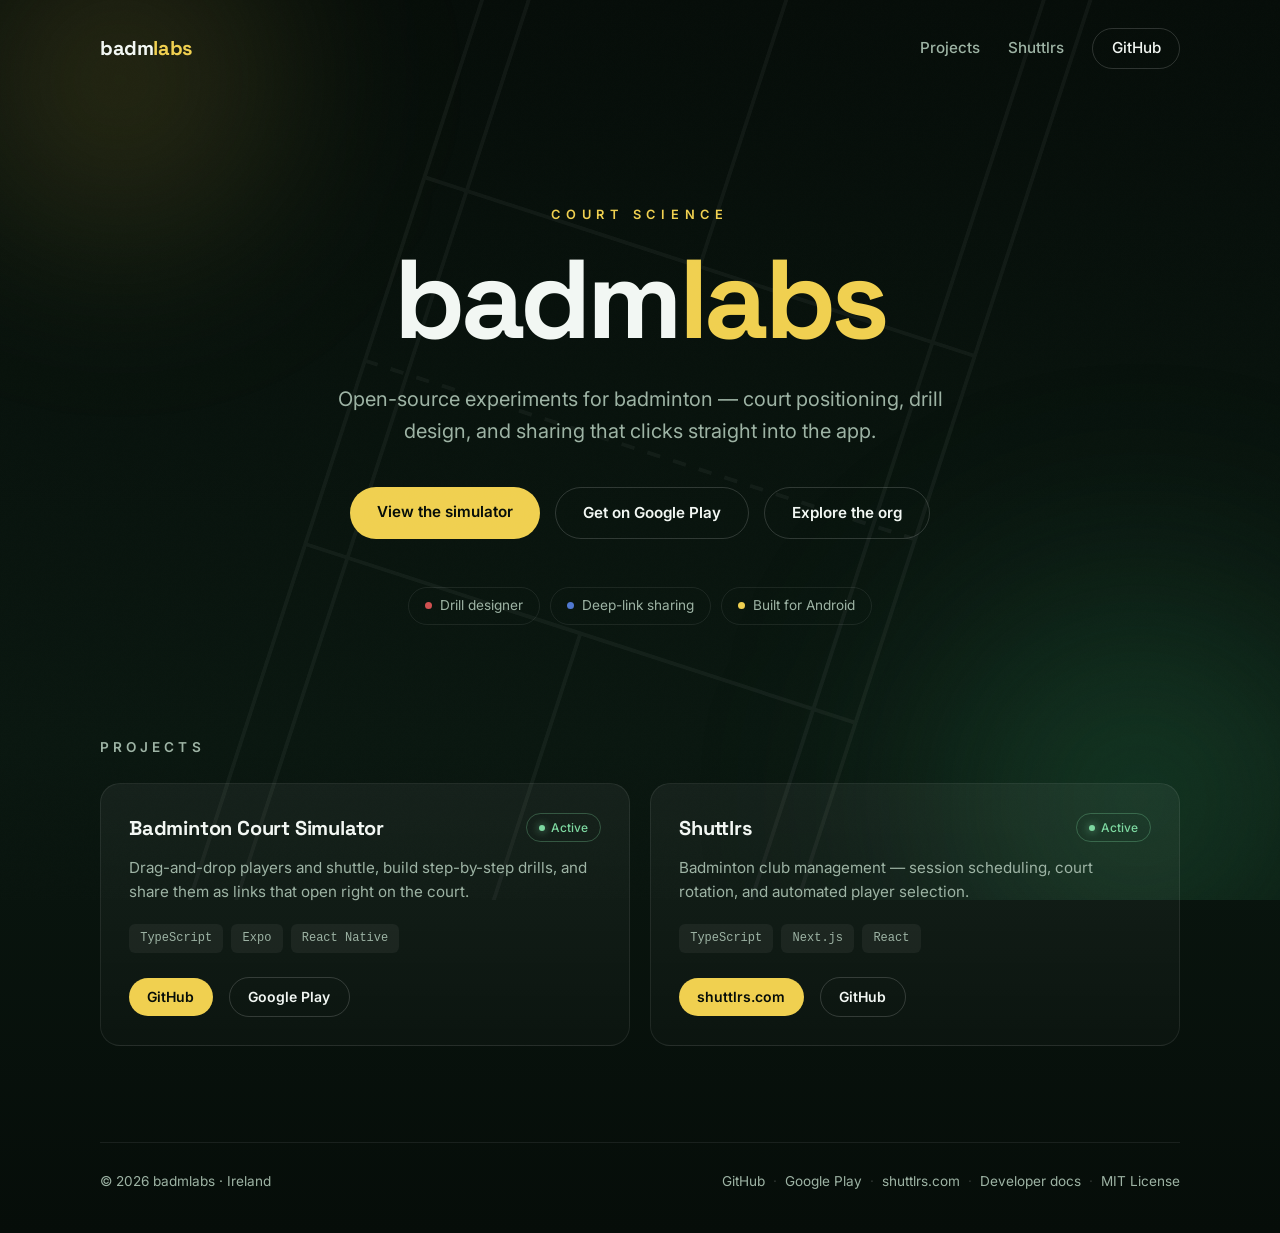
<file: index.html>
<!DOCTYPE html>
<html lang="en">
<head>
  <meta charset="utf-8" />
  <meta name="viewport" content="width=device-width, initial-scale=1" />
  <meta name="google-site-verification" content="FqyOrl8L0NHYWRyqiwEHX_JfM_dKxm-RiuSC3_--ofI" />
  <meta name="description" content="badmlabs — court science. Open-source tools for badminton drills, positioning, and analysis." />
  <meta name="theme-color" content="#060d09" />
  <meta property="og:title" content="badmlabs — Court Science" />
  <meta property="og:description" content="Open-source tools for badminton drills, positioning, and analysis." />
  <meta property="og:image" content="https://badmlabs.github.io/assets/badmlabs-wordmark.png" />
  <title>badmlabs — Court Science</title>
  <link rel="icon" href="data:image/svg+xml,%3Csvg xmlns='http://www.w3.org/2000/svg' viewBox='0 0 100 100'%3E%3Crect width='100' height='100' rx='24' fill='%230b1f13'/%3E%3Ctext x='50' y='70' font-family='Arial, sans-serif' font-weight='700' font-size='58' fill='%23f0d050' text-anchor='middle'%3Eb%3C/text%3E%3C/svg%3E" />
  <link rel="preconnect" href="https://fonts.googleapis.com" />
  <link rel="preconnect" href="https://fonts.gstatic.com" crossorigin />
  <link href="https://fonts.googleapis.com/css2?family=Space+Grotesk:wght@500;700&family=Inter:wght@400;500;600&display=swap" rel="stylesheet" />
  <link rel="stylesheet" href="styles.css" />
</head>
<body>
  <div class="backdrop" aria-hidden="true">
    <div class="orb orb-gold"></div>
    <div class="orb orb-green"></div>
    <svg class="court" viewBox="0 0 320 700" fill="none" stroke="currentColor" stroke-width="2">
      <rect x="10" y="10" width="300" height="680" />
      <line x1="33" y1="10" x2="33" y2="690" />
      <line x1="287" y1="10" x2="287" y2="690" />
      <line x1="10" y1="350" x2="310" y2="350" stroke-dasharray="7 7" />
      <line x1="10" y1="250" x2="310" y2="250" />
      <line x1="10" y1="450" x2="310" y2="450" />
      <line x1="10" y1="48" x2="310" y2="48" />
      <line x1="10" y1="652" x2="310" y2="652" />
      <line x1="160" y1="10" x2="160" y2="250" />
      <line x1="160" y1="450" x2="160" y2="690" />
    </svg>
  </div>

  <header class="nav">
    <a class="brand" href="/">badm<span>labs</span></a>
    <nav class="nav-links" aria-label="Primary">
      <a href="#projects">Projects</a>
      <a href="https://shuttlrs.com">Shuttlrs</a>
      <a class="nav-cta" href="https://github.com/badmlabs">GitHub</a>
    </nav>
  </header>

  <main>
    <section class="hero">
      <p class="eyebrow">Court Science</p>
      <h1 class="title">badm<span class="accent">labs</span></h1>
      <p class="lead">
        Open-source experiments for badminton — court positioning, drill
        design, and sharing that clicks straight into the app.
      </p>
      <div class="cta-row">
        <a class="btn btn-primary" href="https://github.com/badmlabs/badminton-court-simulator">View the simulator</a>
        <a class="btn btn-ghost" href="https://play.google.com/store/apps/details?id=com.haritabhgupta.badmintoncourtsimulator">Get on Google Play</a>
        <a class="btn btn-ghost" href="https://github.com/badmlabs">Explore the org</a>
      </div>
      <ul class="chips">
        <li><span class="dot dot-red"></span>Drill designer</li>
        <li><span class="dot dot-blue"></span>Deep-link sharing</li>
        <li><span class="dot dot-gold"></span>Built for Android</li>
      </ul>
    </section>

    <section class="projects" id="projects" aria-labelledby="projects-heading">
      <h2 id="projects-heading" class="section-title">Projects</h2>
      <div class="grid">
        <article class="card">
          <div class="card-top">
            <h3>
              <a href="https://github.com/badmlabs/badminton-court-simulator">Badminton Court Simulator</a>
            </h3>
            <span class="status">Active</span>
          </div>
          <p>
            Drag-and-drop players and shuttle, build step-by-step drills, and
            share them as links that open right on the court.
          </p>
          <ul class="tags">
            <li>TypeScript</li>
            <li>Expo</li>
            <li>React Native</li>
          </ul>
          <div class="card-links">
            <a class="btn btn-small btn-primary" href="https://github.com/badmlabs/badminton-court-simulator">GitHub</a>
            <a class="btn btn-small btn-ghost" href="https://play.google.com/store/apps/details?id=com.haritabhgupta.badmintoncourtsimulator">Google Play</a>
          </div>
        </article>

        <article class="card">
          <div class="card-top">
            <h3>
              <a href="https://github.com/badmlabs/shuttlrs">Shuttlrs</a>
            </h3>
            <span class="status">Active</span>
          </div>
          <p>
            Badminton club management — session scheduling, court rotation,
            and automated player selection.
          </p>
          <ul class="tags">
            <li>TypeScript</li>
            <li>Next.js</li>
            <li>React</li>
          </ul>
          <div class="card-links">
            <a class="btn btn-small btn-primary" href="https://shuttlrs.com">shuttlrs.com</a>
            <a class="btn btn-small btn-ghost" href="https://github.com/badmlabs/shuttlrs">GitHub</a>
          </div>
        </article>
      </div>
    </section>
  </main>

  <footer class="footer">
    <p>© 2026 badmlabs · Ireland</p>
    <p class="footer-links">
      <a href="https://github.com/badmlabs">GitHub</a>
      <span aria-hidden="true">·</span>
      <a href="https://play.google.com/store/apps/details?id=com.haritabhgupta.badmintoncourtsimulator">Google Play</a>
      <span aria-hidden="true">·</span>
      <a href="https://shuttlrs.com">shuttlrs.com</a>
      <span aria-hidden="true">·</span>
      <a href="https://github.com/badmlabs/badmlabs.github.io/blob/main/DOCS.md">Developer docs</a>
      <span aria-hidden="true">·</span>
      MIT License
    </p>
  </footer>
</body>
</html>
</file>
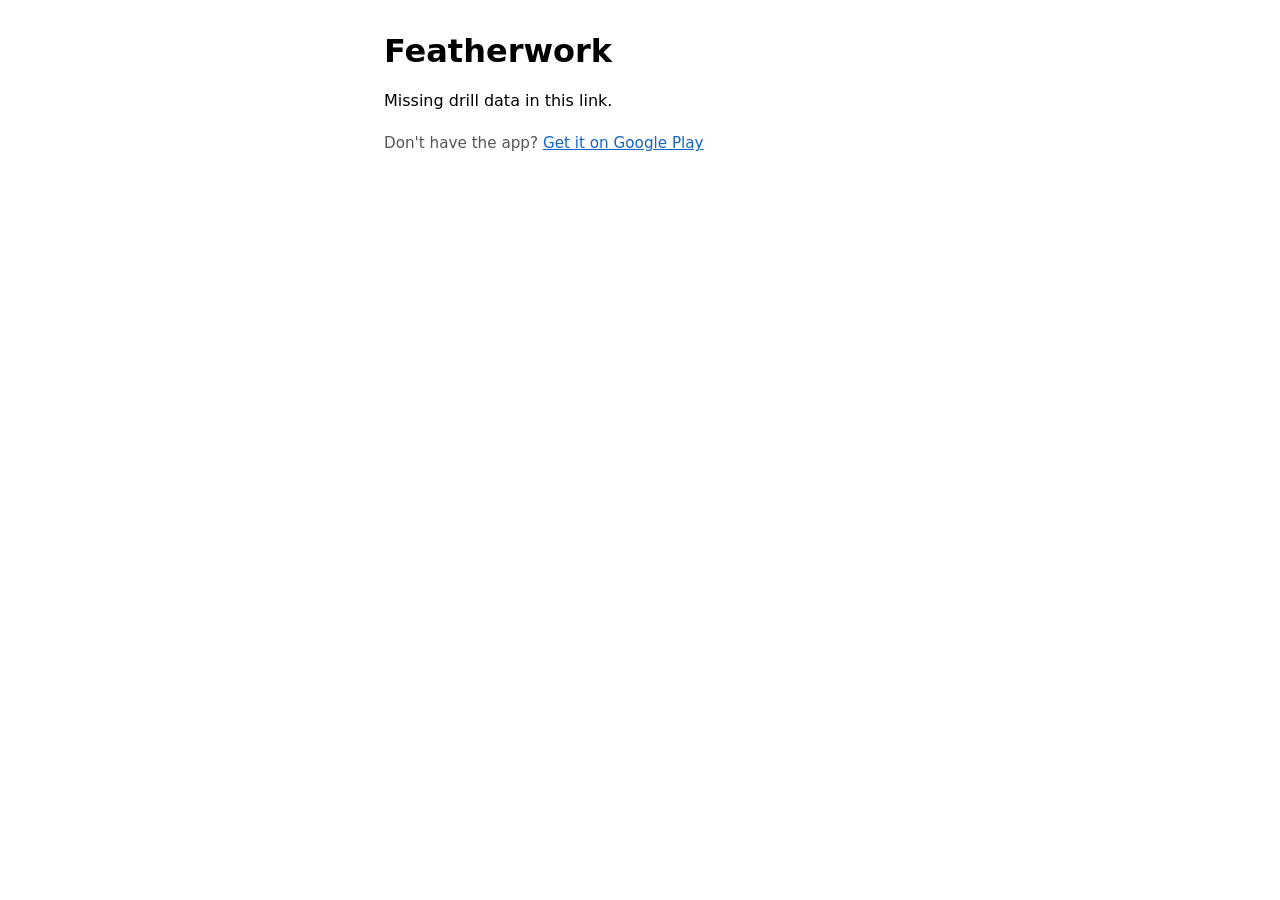
<file: court/import/index.html>
<!DOCTYPE html>
<html lang="en">
<head>
  <meta charset="utf-8" />
  <meta name="viewport" content="width=device-width, initial-scale=1" />
  <title>Open Badminton Drill</title>
  <style>
    body { font-family: system-ui, sans-serif; max-width: 32rem; margin: 2rem auto; padding: 0 1rem; }
    a { color: #1565c0; }
    .store-fallback { margin-top: 1.5rem; color: #555; font-size: 0.95rem; }
  </style>
</head>
<body>
  <h1>Featherwork</h1>
  <p id="status">Opening app…</p>
  <p><a id="fallback" href="#">Tap here if the app did not open</a></p>
  <p class="store-fallback">
    Don't have the app?
    <a id="store" href="https://play.google.com/store/apps/details?id=com.haritabhgupta.badmintoncourtsimulator">
      Get it on Google Play
    </a>
  </p>
  <script>
    const params = new URLSearchParams(location.search);
    const d = params.get('d');
    const PLAY_URL =
      'https://play.google.com/store/apps/details?id=com.haritabhgupta.badmintoncourtsimulator';
    document.getElementById('store').href = PLAY_URL;
    if (!d) {
      document.getElementById('status').textContent = 'Missing drill data in this link.';
      document.getElementById('fallback').style.display = 'none';
    } else {
      const payload = 'import?d=' + encodeURIComponent(d);
      const schemeLink = 'badminton-court-simulator://' + payload;
      // Chrome/Android: opens the app when installed, otherwise navigates to
      // the fallback URL (the Play listing) by itself.
      const intentLink =
        'intent://' + payload +
        '#Intent;scheme=badminton-court-simulator' +
        ';package=com.haritabhgupta.badmintoncourtsimulator' +
        ';S.browser_fallback_url=' + encodeURIComponent(PLAY_URL) + ';end';
      document.getElementById('fallback').href = schemeLink;

      // If the app opened, this tab loses visibility — cancel the store bounce.
      let leftPage = false;
      const markLeft = () => { leftPage = true; };
      document.addEventListener('visibilitychange', () => { if (document.hidden) markLeft(); });
      window.addEventListener('pagehide', markLeft);
      window.addEventListener('blur', markLeft);

      const isAndroid = /android/i.test(navigator.userAgent);
      location.replace(isAndroid ? intentLink : schemeLink);
      if (isAndroid) {
        // Safety net for browsers that ignore intent:// (e.g. Firefox).
        setTimeout(() => {
          if (!leftPage && !document.hidden) location.replace(PLAY_URL);
        }, 2000);
      }
    }
  </script>
</body>
</html>
</file>
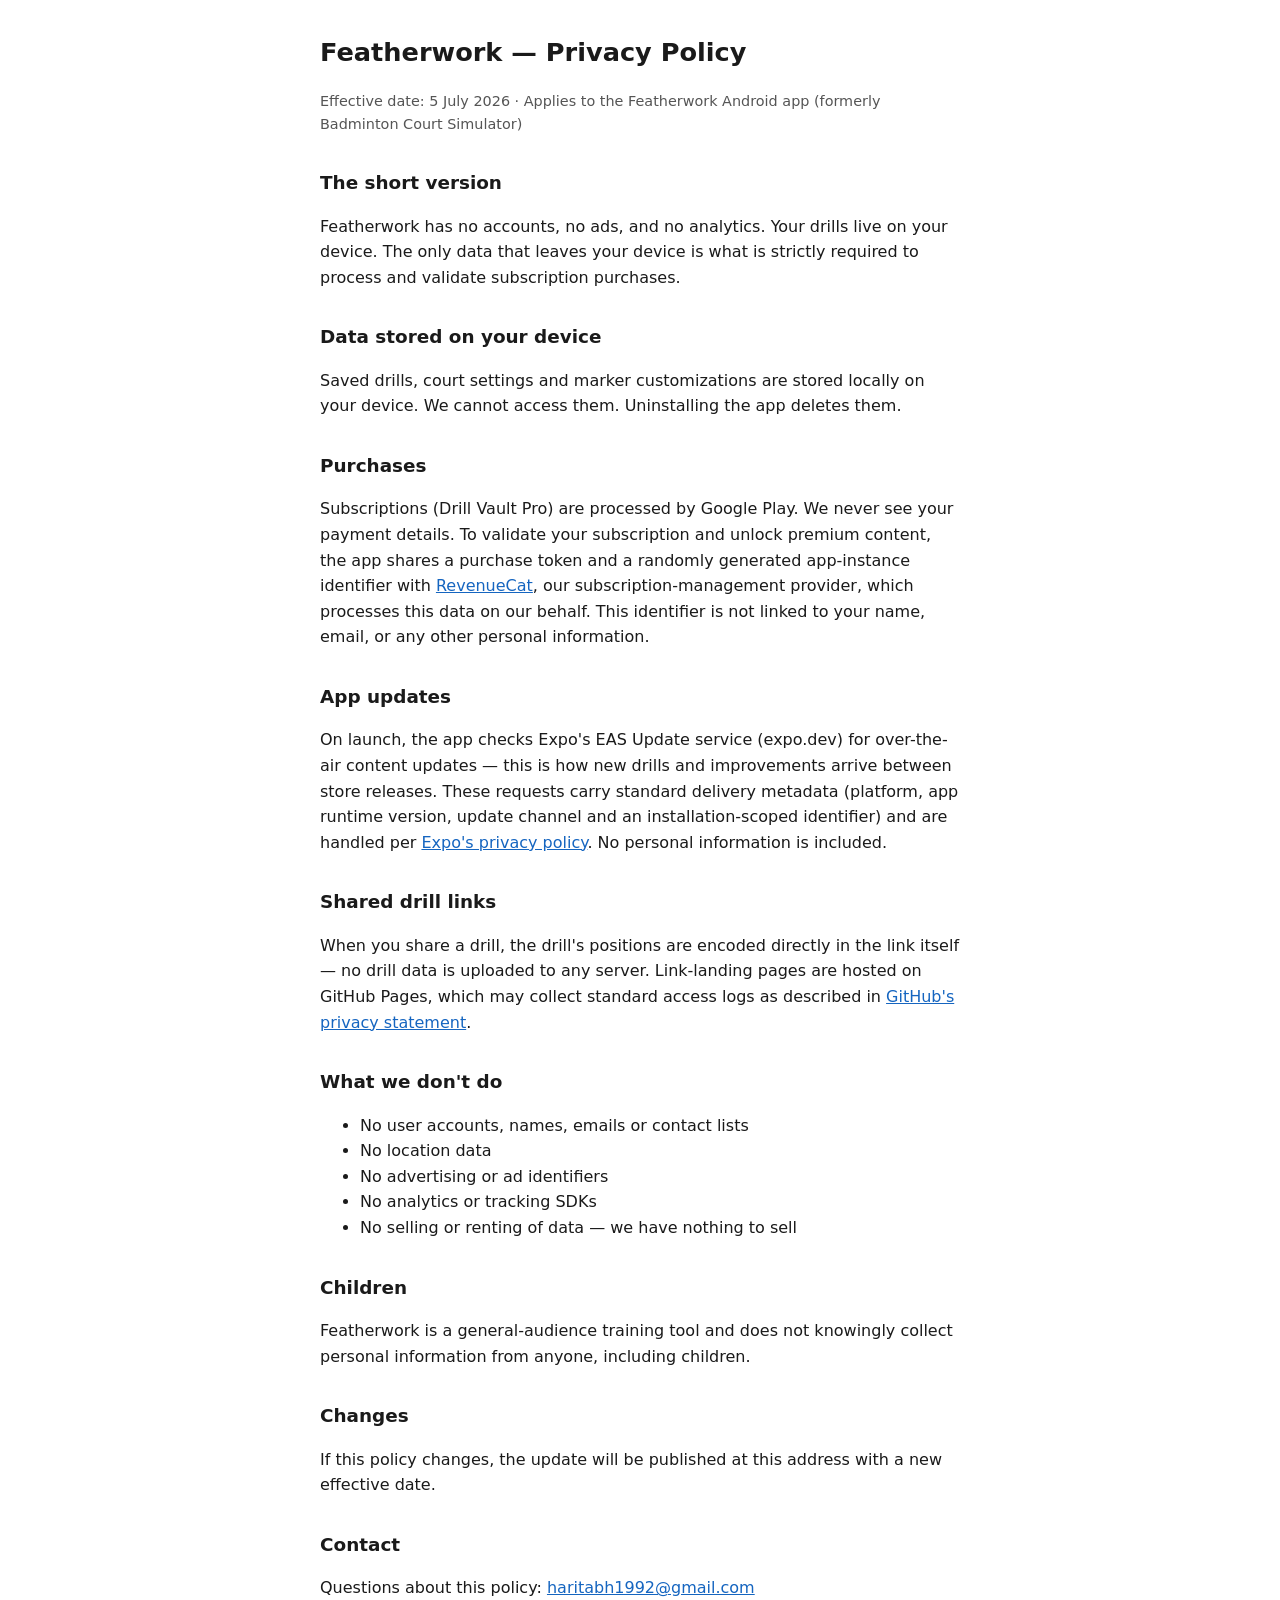
<file: privacy.html>
<!DOCTYPE html>
<html lang="en">
<head>
  <meta charset="utf-8" />
  <meta name="viewport" content="width=device-width, initial-scale=1" />
  <title>Featherwork — Privacy Policy</title>
  <style>
    body { font-family: system-ui, sans-serif; max-width: 40rem; margin: 2rem auto; padding: 0 1rem; line-height: 1.6; color: #1a1a1a; }
    h1 { font-size: 1.6rem; } h2 { font-size: 1.15rem; margin-top: 2rem; }
    a { color: #1565c0; }
    .meta { color: #555; font-size: 0.9rem; }
  </style>
</head>
<body>
  <h1>Featherwork — Privacy Policy</h1>
  <p class="meta">Effective date: 5 July 2026 · Applies to the Featherwork Android app (formerly Badminton Court Simulator)</p>

  <h2>The short version</h2>
  <p>Featherwork has no accounts, no ads, and no analytics. Your drills live on your device. The only data that leaves your device is what is strictly required to process and validate subscription purchases.</p>

  <h2>Data stored on your device</h2>
  <p>Saved drills, court settings and marker customizations are stored locally on your device. We cannot access them. Uninstalling the app deletes them.</p>

  <h2>Purchases</h2>
  <p>Subscriptions (Drill Vault Pro) are processed by Google Play. We never see your payment details. To validate your subscription and unlock premium content, the app shares a purchase token and a randomly generated app-instance identifier with <a href="https://www.revenuecat.com/privacy">RevenueCat</a>, our subscription-management provider, which processes this data on our behalf. This identifier is not linked to your name, email, or any other personal information.</p>

  <h2>App updates</h2>
  <p>On launch, the app checks Expo's EAS Update service (expo.dev) for over-the-air content updates — this is how new drills and improvements arrive between store releases. These requests carry standard delivery metadata (platform, app runtime version, update channel and an installation-scoped identifier) and are handled per <a href="https://expo.dev/privacy">Expo's privacy policy</a>. No personal information is included.</p>

  <h2>Shared drill links</h2>
  <p>When you share a drill, the drill's positions are encoded directly in the link itself — no drill data is uploaded to any server. Link-landing pages are hosted on GitHub Pages, which may collect standard access logs as described in <a href="https://docs.github.com/en/site-policy/privacy-policies/github-privacy-statement">GitHub's privacy statement</a>.</p>

  <h2>What we don't do</h2>
  <ul>
    <li>No user accounts, names, emails or contact lists</li>
    <li>No location data</li>
    <li>No advertising or ad identifiers</li>
    <li>No analytics or tracking SDKs</li>
    <li>No selling or renting of data — we have nothing to sell</li>
  </ul>

  <h2>Children</h2>
  <p>Featherwork is a general-audience training tool and does not knowingly collect personal information from anyone, including children.</p>

  <h2>Changes</h2>
  <p>If this policy changes, the update will be published at this address with a new effective date.</p>

  <h2>Contact</h2>
  <p>Questions about this policy: <a href="mailto:haritabh1992@gmail.com">haritabh1992@gmail.com</a></p>
</body>
</html>
</file>
<file: styles.css>
:root {
  --bg-0: #060d09;
  --bg-1: #0a1710;
  --panel: rgba(255, 255, 255, 0.03);
  --border: rgba(255, 255, 255, 0.08);
  --border-strong: rgba(255, 255, 255, 0.16);
  --text: #f2f7f3;
  --text-dim: #9db3a4;
  --accent: #f0d050;
  --accent-soft: rgba(240, 208, 80, 0.12);
  --green-glow: rgba(46, 139, 87, 0.35);
  --gold-glow: rgba(240, 208, 80, 0.22);
  --red: #d05050;
  --blue: #5078d0;
  --radius: 20px;
  --font-display: "Space Grotesk", system-ui, sans-serif;
  --font-body: "Inter", system-ui, -apple-system, sans-serif;
}

*,
*::before,
*::after {
  box-sizing: border-box;
}

html {
  scroll-behavior: smooth;
}

body {
  margin: 0;
  min-height: 100vh;
  font-family: var(--font-body);
  background: linear-gradient(180deg, var(--bg-0) 0%, var(--bg-1) 60%, var(--bg-0) 100%);
  color: var(--text);
  line-height: 1.6;
  -webkit-font-smoothing: antialiased;
  overflow-x: hidden;
}

::selection {
  background: var(--accent);
  color: var(--bg-0);
}

a:focus-visible,
.btn:focus-visible {
  outline: 2px solid var(--accent);
  outline-offset: 3px;
  border-radius: 4px;
}

/* Backdrop */

.backdrop {
  position: fixed;
  inset: 0;
  z-index: -1;
  overflow: hidden;
}

.orb {
  position: absolute;
  border-radius: 50%;
  filter: blur(90px);
}

.orb-gold {
  width: 480px;
  height: 480px;
  top: -160px;
  left: -120px;
  background: radial-gradient(circle, var(--gold-glow), transparent 65%);
}

.orb-green {
  width: 680px;
  height: 680px;
  bottom: -240px;
  right: -200px;
  background: radial-gradient(circle, var(--green-glow), transparent 65%);
}

.court {
  position: absolute;
  left: 50%;
  top: 50%;
  height: 150vh;
  transform: translate(-50%, -50%) rotate(18deg);
  color: #ffffff;
  opacity: 0.045;
}

/* Grain */

body::after {
  content: "";
  position: fixed;
  inset: 0;
  z-index: 2;
  pointer-events: none;
  opacity: 0.05;
  mix-blend-mode: overlay;
  background-image: url("data:image/svg+xml,%3Csvg xmlns='http://www.w3.org/2000/svg' width='160' height='160'%3E%3Cfilter id='n'%3E%3CfeTurbulence type='fractalNoise' baseFrequency='0.9' numOctaves='2'/%3E%3C/filter%3E%3Crect width='160' height='160' filter='url(%23n)' opacity='0.4'/%3E%3C/svg%3E");
}

/* Layout */

.nav,
main > section,
.footer {
  width: min(1080px, 92vw);
  margin-inline: auto;
}

/* Nav */

.nav {
  display: flex;
  align-items: center;
  justify-content: space-between;
  padding: 1.75rem 0;
}

.brand {
  font-family: var(--font-display);
  font-size: 1.25rem;
  font-weight: 700;
  letter-spacing: -0.02em;
  color: var(--text);
  text-decoration: none;
}

.brand span {
  color: var(--accent);
}

.nav-links {
  display: flex;
  align-items: center;
  gap: 1.75rem;
}

.nav-links a {
  color: var(--text-dim);
  text-decoration: none;
  font-size: 0.95rem;
  font-weight: 500;
  transition: color 0.2s;
}

.nav-links a:hover {
  color: var(--text);
}

.nav-cta {
  border: 1px solid var(--border-strong);
  border-radius: 999px;
  padding: 0.45rem 1.15rem;
  color: var(--text) !important;
  transition: background 0.2s, color 0.2s, border-color 0.2s;
}

.nav-cta:hover {
  background: var(--accent);
  border-color: var(--accent);
  color: var(--bg-0) !important;
}

/* Hero */

.hero {
  text-align: center;
  padding: clamp(4rem, 12vh, 8rem) 0 5rem;
}

.hero > * {
  animation: fadeUp 0.7s cubic-bezier(0.2, 0.7, 0.2, 1) both;
}

.hero > *:nth-child(2) {
  animation-delay: 0.08s;
}

.hero > *:nth-child(3) {
  animation-delay: 0.16s;
}

.hero > *:nth-child(4) {
  animation-delay: 0.24s;
}

.hero > *:nth-child(5) {
  animation-delay: 0.32s;
}

.eyebrow {
  margin: 0 0 1rem;
  font-size: 0.8rem;
  font-weight: 600;
  letter-spacing: 0.45em;
  text-transform: uppercase;
  color: var(--accent);
}

.title {
  margin: 0;
  font-family: var(--font-display);
  font-size: clamp(3.5rem, 11vw, 7rem);
  font-weight: 700;
  letter-spacing: -0.04em;
  line-height: 1.05;
}

.title .accent {
  color: var(--accent);
}

.lead {
  margin: 1.5rem auto 0;
  max-width: 40rem;
  font-size: clamp(1.05rem, 2vw, 1.25rem);
  color: var(--text-dim);
}

.cta-row {
  display: flex;
  flex-wrap: wrap;
  justify-content: center;
  gap: 0.9rem;
  margin-top: 2.5rem;
}

.btn {
  display: inline-block;
  padding: 0.8rem 1.7rem;
  border-radius: 999px;
  font-size: 0.95rem;
  font-weight: 600;
  text-decoration: none;
  transition: transform 0.2s, box-shadow 0.2s, background 0.2s, border-color 0.2s, color 0.2s;
}

.btn-primary {
  background: var(--accent);
  color: var(--bg-0);
}

.btn-primary:hover {
  transform: translateY(-2px);
  box-shadow: 0 10px 30px rgba(240, 208, 80, 0.25);
}

.btn-ghost {
  border: 1px solid var(--border-strong);
  color: var(--text);
}

.btn-ghost:hover {
  border-color: var(--accent);
  background: var(--accent-soft);
  transform: translateY(-2px);
}

.btn-small {
  padding: 0.5rem 1.15rem;
  font-size: 0.875rem;
}

.chips {
  display: flex;
  flex-wrap: wrap;
  justify-content: center;
  gap: 0.6rem;
  margin: 3rem 0 0;
  padding: 0;
  list-style: none;
}

.chips li {
  display: inline-flex;
  align-items: center;
  gap: 0.5rem;
  border: 1px solid var(--border);
  border-radius: 999px;
  padding: 0.45rem 1rem;
  font-size: 0.85rem;
  color: var(--text-dim);
}

.dot {
  width: 7px;
  height: 7px;
  border-radius: 50%;
}

.dot-red {
  background: var(--red);
}

.dot-blue {
  background: var(--blue);
}

.dot-gold {
  background: var(--accent);
}

/* Projects */

.projects {
  padding: 2rem 0 6rem;
}

.section-title {
  margin: 0 0 1.5rem;
  font-size: 0.85rem;
  font-weight: 600;
  letter-spacing: 0.3em;
  text-transform: uppercase;
  color: var(--text-dim);
}

.grid {
  display: grid;
  grid-template-columns: repeat(auto-fit, minmax(290px, 1fr));
  gap: 1.25rem;
}

.card {
  background: linear-gradient(180deg, rgba(255, 255, 255, 0.05), rgba(255, 255, 255, 0.02));
  border: 1px solid var(--border);
  border-radius: var(--radius);
  padding: 1.75rem;
  transition: transform 0.25s, border-color 0.25s, box-shadow 0.25s;
}

.card:hover {
  transform: translateY(-4px);
  border-color: rgba(240, 208, 80, 0.45);
  box-shadow: 0 20px 40px rgba(0, 0, 0, 0.4);
}

.card-top {
  display: flex;
  align-items: center;
  justify-content: space-between;
  gap: 1rem;
  margin-bottom: 0.75rem;
}

.card h3 {
  margin: 0;
  font-family: var(--font-display);
  font-size: 1.25rem;
  font-weight: 700;
  letter-spacing: -0.01em;
}

.card h3 a {
  color: var(--text);
  text-decoration: none;
  transition: color 0.2s;
}

.card h3 a:hover {
  color: var(--accent);
}

.card p {
  margin: 0 0 1.25rem;
  font-size: 0.95rem;
  color: var(--text-dim);
}

.status {
  display: inline-flex;
  align-items: center;
  gap: 0.4rem;
  flex-shrink: 0;
  border: 1px solid rgba(125, 216, 160, 0.3);
  border-radius: 999px;
  padding: 0.25rem 0.75rem;
  font-size: 0.75rem;
  font-weight: 500;
  color: #7dd8a0;
}

.status::before {
  content: "";
  width: 6px;
  height: 6px;
  border-radius: 50%;
  background: #7dd8a0;
  box-shadow: 0 0 8px rgba(125, 216, 160, 0.8);
}

.tags {
  display: flex;
  flex-wrap: wrap;
  gap: 0.5rem;
  margin: 0 0 1.5rem;
  padding: 0;
  list-style: none;
}

.tags li {
  font-family: ui-monospace, SFMono-Regular, Menlo, monospace;
  font-size: 0.75rem;
  color: var(--text-dim);
  background: rgba(255, 255, 255, 0.05);
  border-radius: 6px;
  padding: 0.3rem 0.7rem;
}

.card-links {
  display: flex;
  align-items: center;
  gap: 1rem;
}

.soon {
  font-size: 0.85rem;
  color: var(--text-dim);
}

.card-ghost {
  border-style: dashed;
  background: transparent;
  display: flex;
  flex-direction: column;
  justify-content: center;
}

.card-ghost:hover {
  transform: none;
  border-color: var(--border-strong);
  box-shadow: none;
}

.card-ghost h3 {
  color: var(--text-dim);
  margin-bottom: 0.5rem;
}

.card-ghost p {
  margin: 0;
}

/* Footer */

.footer {
  display: flex;
  flex-wrap: wrap;
  align-items: center;
  justify-content: space-between;
  gap: 0.5rem;
  border-top: 1px solid var(--border);
  padding: 1.75rem 0 2.5rem;
  font-size: 0.85rem;
  color: var(--text-dim);
}

.footer p {
  margin: 0;
}

.footer a {
  color: var(--text-dim);
  text-decoration: none;
  transition: color 0.2s;
}

.footer-links {
  display: flex;
  flex-wrap: wrap;
  align-items: center;
  gap: 0.35rem 0.5rem;
}

.footer-links span[aria-hidden="true"] {
  color: var(--border-strong);
  user-select: none;
}

.footer a:hover {
  color: var(--accent);
}

/* Motion */

@keyframes fadeUp {
  from {
    opacity: 0;
    transform: translateY(16px);
  }

  to {
    opacity: 1;
    transform: none;
  }
}

@media (prefers-reduced-motion: reduce) {
  *,
  *::before,
  *::after {
    animation: none !important;
    transition: none !important;
  }

  html {
    scroll-behavior: auto;
  }
}
</file>
